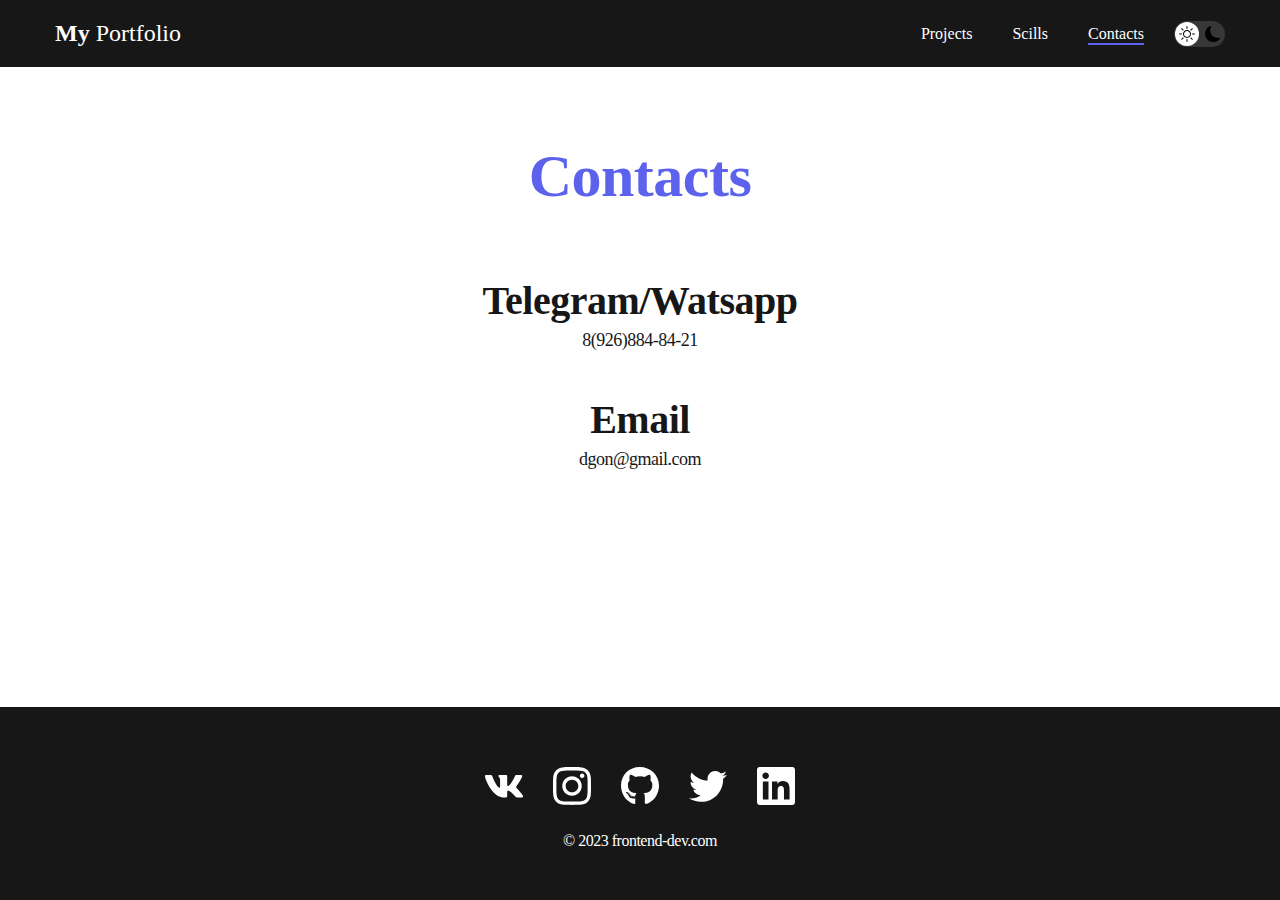
<file: contacts.html>
<!DOCTYPE html>
<html lang="en">

<head>
    <meta charset="UTF-8">
    <meta http-equiv="X-UA-Compatible" content="IE=edge">
    <meta name="viewport" content="width=device-width, initial-scale=1.0">
    <title>Contacts</title>
    <link rel="stylesheet" href="./css/portfoli.css">
</head>

<body>
    <nav class="nav">
        <div class="container">
            <div class="nav-row">
                <a href="./portfoli.html" class="logo"><strong>My</strong> Portfolio</a>
                <button class ="dark-mode-btn">
                    <img src="./img.icons/Vector.svg" alt="Light mode" class="dark-mode-btn__icon">
                    <img src="./img.icons/Vector (1).svg" alt="Dark mode" class="dark-mode-btn__icon">
                </button>
                <ul class="nav-list">
                    <li class="nav-list__item"><a href="./portfoli.html" class="nav-list__link">Projects</a></li>
                    <li class="nav-list__item"><a href="./skills.html"
                            class="nav-list__link ">Scills</a></li>
                    <li class="nav-list__item"><a href="./contacts.html" class="nav-list__link nav-list__link--active">Contacts</a></li>

                </ul>
            </div>
        </div>

    </nav>

    

    <main class="section">
        <div class="container">
            <h1 class="title-1">Contacts</h1>

            <ul class="content-list">
                <li class="content-list__item">
                    <h2 class="title-2">Telegram/Watsapp</h2>
                    <p>8(926)884-84-21</p>
                </li>
                <li class="content-list__item">
                    <h2 class="title-2">Email</h2>
                    <p>dgon@gmail.com</p>
                </li>
            </ul>
        </div>
    </main>

    <footer class="footer">
        <div class="container">
            <div class="footer__wrapper">
                <ul class="social">
                    <li class="social__item"><a href="#"><img src="./img.icons/vk.svg" alt="Link"></a></li>
                    <li class="social__item"><a href="#"><img src="./img.icons/instagram.svg" alt="Link"></a></li>
                    <li class="social__item"><a href="#"><img src="./img.icons/gitHub.svg" alt="Link"></a></li>
                    <li class="social__item"><a href="#"><img src="./img.icons/twitter.svg" alt="Link"></a></li>
                    <li class="social__item"><a href="#"><img src="./img.icons/linkedIn.svg" alt="Link"></a></li>
                </ul>
                <div class="copyright">
                    <p>© 2023 frontend-dev.com</p>
                </div>
            </div>
        </div>
    </footer>

    <script src="./js/portfoli.js"></script>
</body>

</html>
</file>
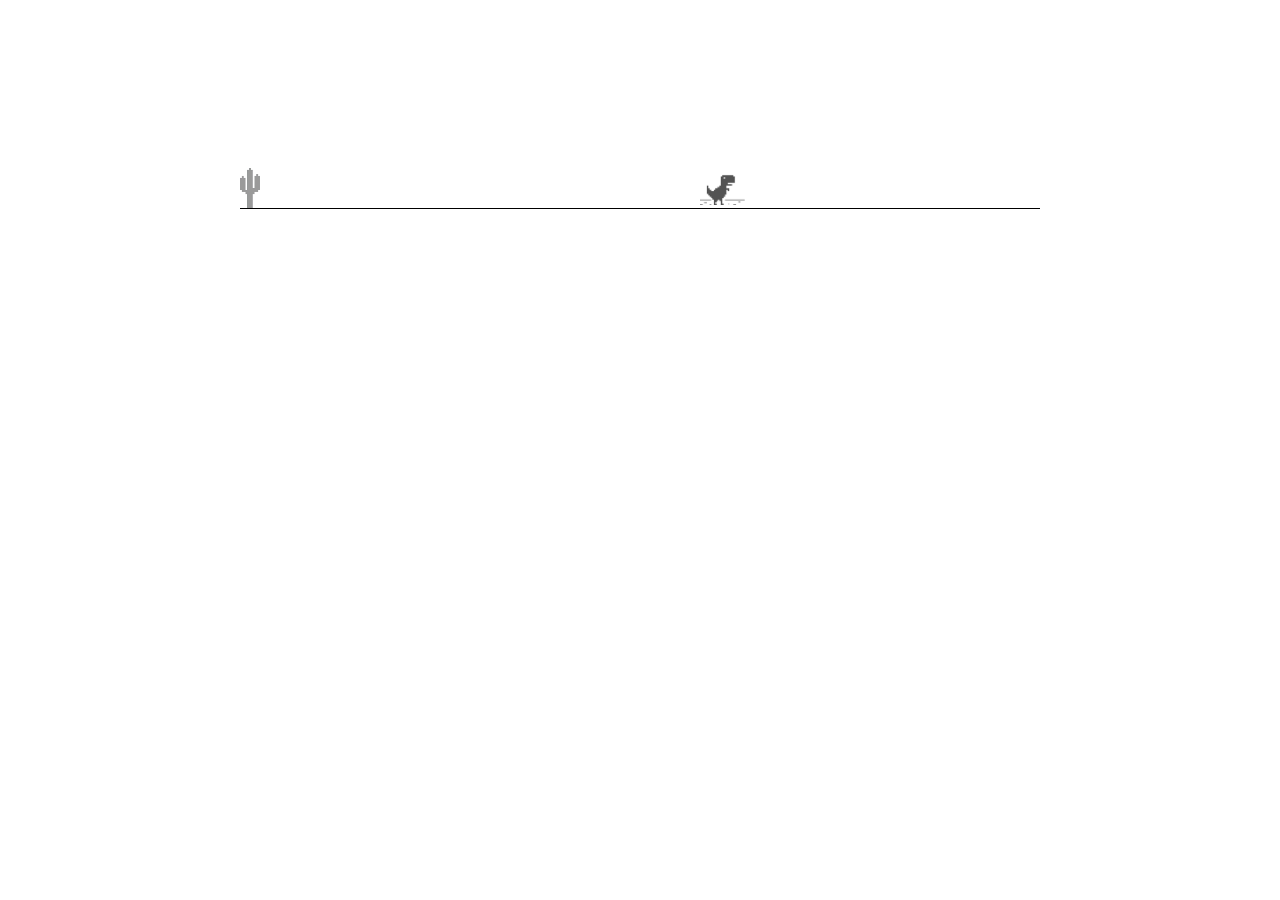
<file: game.html>
<!DOCTYPE html>
<html lang="en">
<head>
    <meta charset="UTF-8">
    <meta http-equiv="X-UA-Compatible" content="IE=edge">
    <meta name="viewport" content="width=device-width, initial-scale=1.0">
    <title>Document</title>
    <link rel="stylesheet" href="./css/game.css">
</head>
<body>

    <div class="game">
        <div id = "dino"></div>
        <div id = "cactus"></div>
    </div>    







    <script src="./js/game.js"></script>
</body>
</html>
</file>
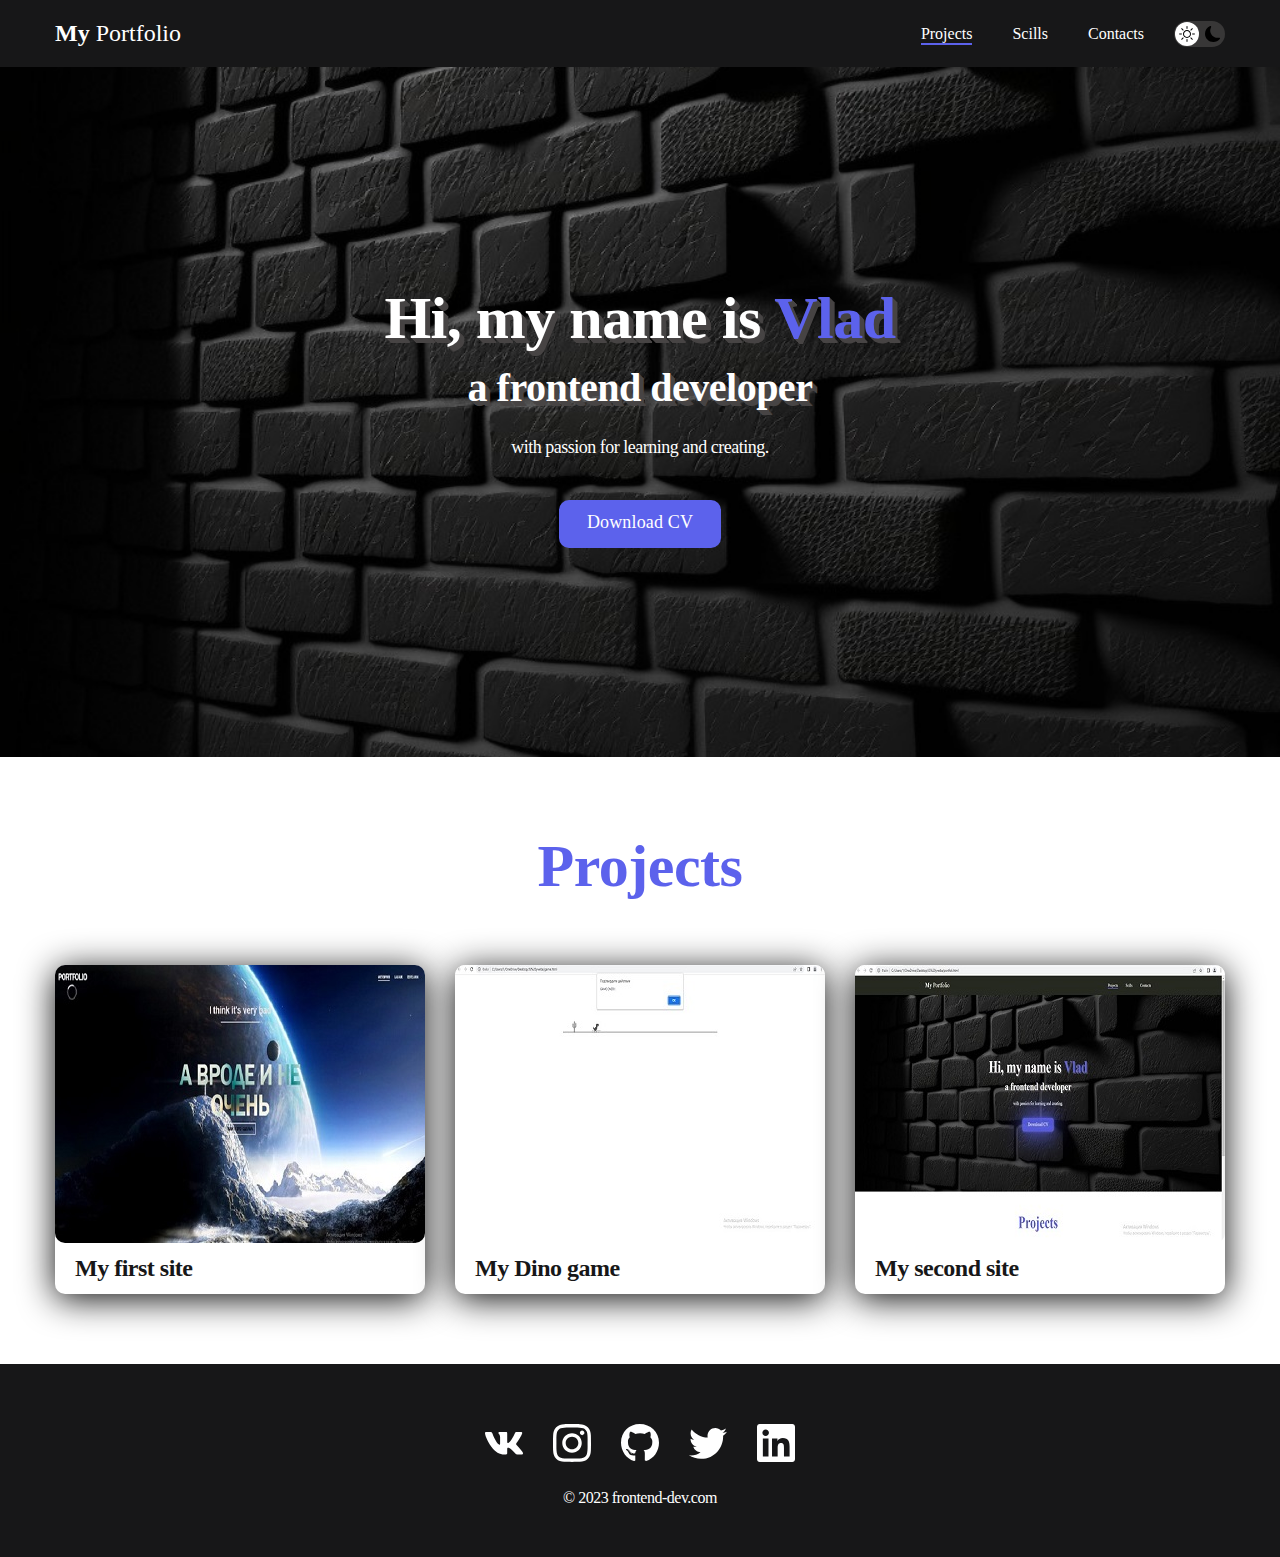
<file: portfoli.html>
<!DOCTYPE html>
<html lang="en">

<head>
    <meta charset="UTF-8">
    <meta http-equiv="X-UA-Compatible" content="IE=edge">
    <meta name="viewport" content="width=device-width, initial-scale=1.0">
    <title>Portfolio</title>
    <link rel="stylesheet" href="./css/portfoli.css">
</head>

<body class="">
    <nav class="nav">
        <div class="container">
            <div class="nav-row">
                <a href="./portfoli.html" class="logo"><strong>My</strong> Portfolio</a>

<button class ="dark-mode-btn">
    <img src="./img.icons/Vector.svg" alt="Light mode" class="dark-mode-btn__icon">
    <img src="./img.icons/Vector (1).svg" alt="Dark mode" class="dark-mode-btn__icon">
</button>

                <ul class="nav-list">
                    <li class="nav-list__item"><a href="./index.html"
                            class="nav-list__link nav-list__link--active">Projects</a></li>
                    <li class="nav-list__item"><a href="./skills.html" class="nav-list__link">Scills</a></li>
                    <li class="nav-list__item"><a href="./contacts.html" class="nav-list__link">Contacts</a></li>

                </ul>
            </div>
        </div>

    </nav>

    <header class="header">
        <div class="header__wrapper">
            <h1 class="header__title">
                <strong>Hi, my name is <em>Vlad</em></strong><br>
                a frontend developer

            </h1>
            <div class="header__text">
                <p>with passion for learning and creating.</p>
            </div>
            <a href="https://hh.ru/resume/4d1fb5e9ff05aa561c0039ed1f48757454456e?from=share_ios" class="btn">Download CV</a>

        </div>
    </header>

    <main class="section">
        <div class="container">
            <h2 class="title-1">Projects</h2>
            <ul class="projects">
                <li class="project">
                    <a href="./index.html">
                    <img src="./images/pro.jpg" alt="Project img" class="project__img">
                    <h3 class="project__title">My first site</h3>
                </a>
                </li>
                <li class="project">
                    <a href="./game.html">
                    <img src="./images/pro2.jpg" alt="Project img" class="project__img">
                    <h3 class="project__title">My Dino game</h3>
                </a>
                </li>
                <li class="project">
                    <a href="./portfoli.html">
                    <img src="./images/pro3.jpg" alt="Project img" class="project__img">
                    <h3 class="project__title">My second site</h3>
                </a>
                </li>
            </ul>
        </div>
    </main>

    <footer class="footer">
        <div class="container">
            <div class="footer__wrapper">
                <ul class="social">
                    <li class="social__item"><a href="#"><img src="./img.icons/vk.svg" alt="Link"></a></li>
                    <li class="social__item"><a href="#"><img src="./img.icons/instagram.svg" alt="Link"></a></li>
                    <li class="social__item"><a href="#"><img src="./img.icons/gitHub.svg" alt="Link"></a></li>
                    <li class="social__item"><a href="#"><img src="./img.icons/twitter.svg" alt="Link"></a></li>
                    <li class="social__item"><a href="#"><img src="./img.icons/linkedIn.svg" alt="Link"></a></li>
                </ul>
                <div class="copyright">
                    <p>© 2023 frontend-dev.com</p>
                </div>
            </div>
        </div>
    </footer>

















    <script src="./js/portfoli.js"></script>
</body>

</html>
</file>
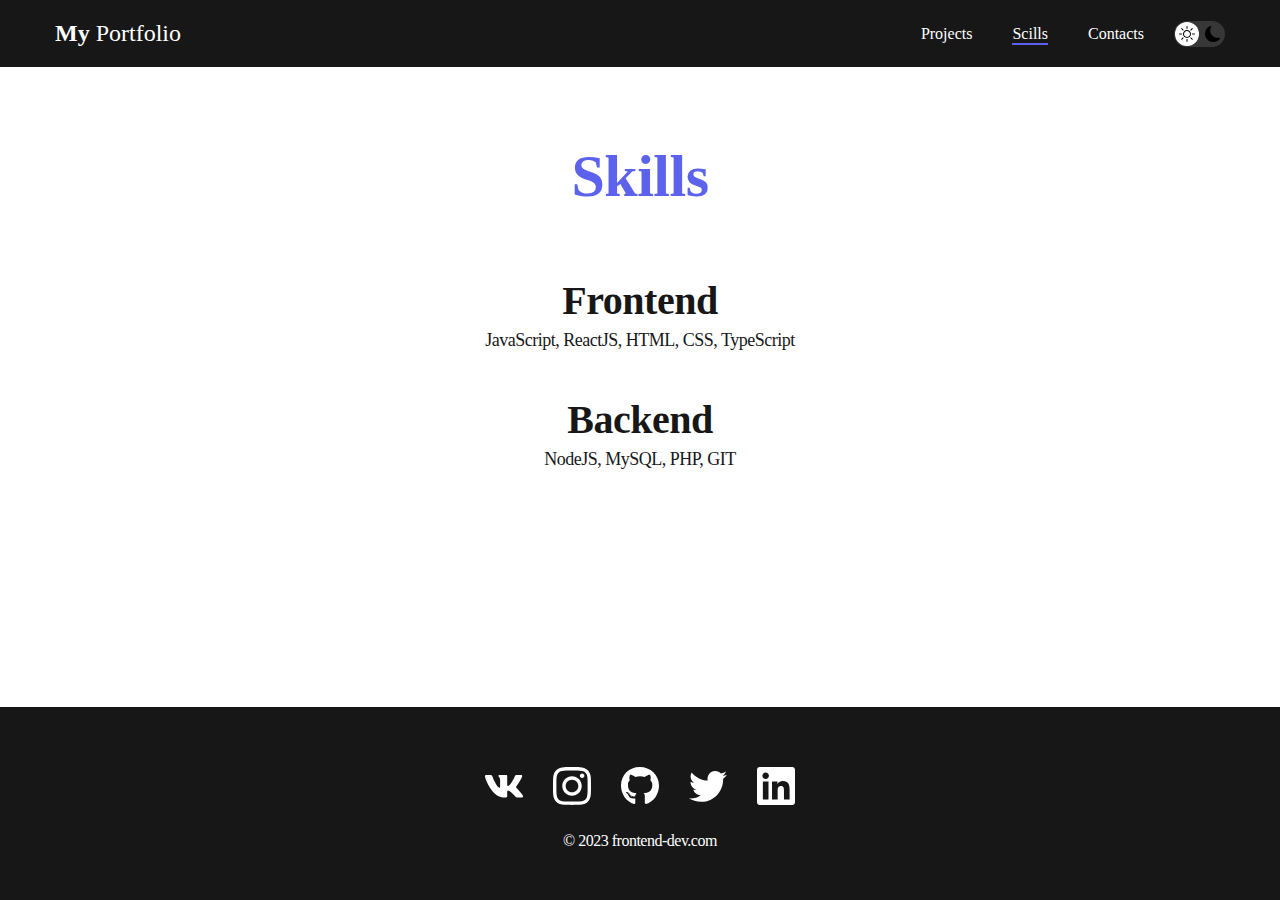
<file: skills.html>
<!DOCTYPE html>
<html lang="en">

<head>
    <meta charset="UTF-8">
    <meta http-equiv="X-UA-Compatible" content="IE=edge">
    <meta name="viewport" content="width=device-width, initial-scale=1.0">
    <title>Skills</title>
    <link rel="stylesheet" href="./css/portfoli.css">
</head>

<body>
    <nav class="nav">
        <div class="container">
            <div class="nav-row">
                <a href="./portfoli.html" class="logo"><strong>My</strong> Portfolio</a>
                <button class="dark-mode-btn">
                    <img src="./img.icons/Vector.svg" alt="Light mode" class="dark-mode-btn__icon">
                    <img src="./img.icons/Vector (1).svg" alt="Dark mode" class="dark-mode-btn__icon">
                </button>
                <ul class="nav-list">
                    <li class="nav-list__item"><a href="./portfoli.html" class="nav-list__link">Projects</a></li>
                    <li class="nav-list__item"><a href="./skills.html"
                            class="nav-list__link nav-list__link--active">Scills</a></li>
                    <li class="nav-list__item"><a href="./contacts.html" class="nav-list__link">Contacts</a></li>

                </ul>
            </div>
        </div>

    </nav>


    <main class="section">
        <div class="container">
            <h1 class="title-1">Skills</h1>

            <ul class="content-list">
                <li class="content-list__item">
                    <h2 class="title-2">Frontend</h2>
                    <p>JavaScript, ReactJS, HTML, CSS, TypeScript</p>
                </li>
                <li class="content-list__item">
                    <h2 class="title-2">Backend</h2>
                    <p>NodeJS, MySQL, PHP, GIT</p>
                </li>
            </ul>
        </div>
    </main>

    <footer class="footer">
        <div class="container">
            <div class="footer__wrapper">
                <ul class="social">
                    <li class="social__item"><a href="#"><img src="./img.icons/vk.svg" alt="Link"></a></li>
                    <li class="social__item"><a href="#"><img src="./img.icons/instagram.svg" alt="Link"></a></li>
                    <li class="social__item"><a href="#"><img src="./img.icons/gitHub.svg" alt="Link"></a></li>
                    <li class="social__item"><a href="#"><img src="./img.icons/twitter.svg" alt="Link"></a></li>
                    <li class="social__item"><a href="#"><img src="./img.icons/linkedIn.svg" alt="Link"></a></li>
                </ul>
                <div class="copyright">
                    <p>© 2023 frontend-dev.com</p>
                </div>
            </div>
        </div>
    </footer>

    <script src="./js/portfoli.js"></script>
</body>

</html>
</file>
<file: css/game.css>
.game {
    width: 800px;
    height: 200px;
    border-bottom: 1px solid black;
    margin: auto;
}

#dino {
    width: 50px;
    height: 50px;
    background-image: url(../images/dino.png);
    background-size: 50px 50px;
    position: absolute;
    top: 155px;
    left: 700px;
   
}

#cactus {
    animation-duration: 2s;
    animation-name: cactusMov;
    animation-iteration-count: infinite;
    width: 20px;
    height: 40px;
    background-image: url(../images/cactus.png);
    background-size: 20px 40px;
    position: relative;
    top: 160px;



}

@keyframes cactusMov {
    0% {
        left: 800px;
    }

    100% {
        left: -20px;
    }
}

.jump {
    animation-duration: 0.5s;
    animation-name: jump;
}

@keyframes jump {
    0% {
        top: 150px;
    }

    30% {
        top: 30px;
    }
    50% {
        top: 20px;
    }
    80% {
        top: 50px;
    }
    
    100% {
        top: 150px;
    }
   
}
</file>
<file: css/portfoli.css>
@import url(potfoliReset.css);

:root {
    --black: #171718;
    --black-border: #262920;
    --white: #fff;
    --purple: #5C62EC;
    --dark-bg: var(--black);
    --dark-border: var(--black-border);
    --header-text: var(--white);
    --accent: var(--purple);
    --page-color: var(--black)

    /* Light mode*/

    --page-bg: var(--white);
    --text-color: var(--black);

}

.dark {

    /* Dark mode*/
    --page-bg: var(--black);
    --text-color: var(--white);

}

html,
body {
    display: flex;
    flex-direction: column;
    height: 100%;
    letter-spacing: -0.5px;
    /* Color Mode */
    background-color: var(--page-bg);
    color: var(--text-color);
}


/* contain */
.container {
    margin: 0 auto;
    padding: 0 15px;
    max-width: 1200px;

}

.none {
    display: none !important;
}

/* NAV */
.nav {
    padding: 20px 0;

    background-color: var(--dark-bg);
    color: var(--header-text);
    letter-spacing: normal;

}



.nav-row {
    display: flex;
    justify-content: flex-end;
    align-items: center;
    column-gap: 30px;
    row-gap: 20px;
    flex-wrap: wrap;

}

.logo {
    margin-right: auto;
    color: var(--header-text);
    font-size: 24px;

}

.logo strong {
    font-weight: 700;
}


.nav-list {
    display: flex;
    align-items: center;
    column-gap: 40px;
    font-size: 16px;
    font-weight: 500;
}


.nav-list__link {
    color: var(--header-text);
    transition: opacity 0.2s ease-in;
}

.nav-list__link:hover {
    opacity: 0.3;
}

.nav-list__link--active {
    position: relative;
}

.nav-list__link--active::before {
    content: "";

    position: absolute;
    left: 0;
    top: 100%;
    display: block;
    height: 2px;
    width: 100%;
    background-color: var(--accent);

}

/* Dark mode btn */

.dark-mode-btn {
    order: 9;
    position: relative;
    display: flex;
    justify-content: space-between;
    width: 51px;
    height: 26px;
    border-radius: 50px;
    background-color: #383737;
    padding: 5px;

}

.dark-mode-btn::before {
    content: "";
    position: absolute;
    top: 1px;
    left: 1px;

    display: block;
    width: 24px;
    height: 24px;
    border-radius: 50%;
    background-color: var(--white);
    transition: left 0.2s ease-in;
}

.dark-mode-btn--active::before {
    left: 26px;
}

.dark-mode-btn__icon {
    position: relative;
    z-index: 9;
}




/* Header */

.header {
    padding: 40px 0;
    min-height: 690px;
    display: flex;
    justify-content: center;
    align-items: center;
    background-color: var(--dark-bg);
    background-image: url(../images/rrr.jpg);

    background-repeat: no-repeat;
    background-size: cover;
    background-position: center;


    color: var(--header-text);
    text-align: center;
}


.header__wrapper {
    padding: 0 15px;
    max-width: 660px;
}

.header__title {

    margin-bottom: 20px;
    font-size: 40px;
    font-weight: 700;
    line-height: 1.4;
    text-shadow:
        1px 1px 0 #474444,
        2px 2px 0 #474444,
        3px 3px 0 #474444,
        4px 4px 0 #474444,
        5px 5px 0 #474444;


}



.header__title strong {
    font-size: 60px;
    font-weight: 700;
}

.header__title em {
    font-style: normal;
    color: var(--accent);
}

.header__text {
    margin-bottom: 40px;
    font-size: 18px;
    line-height: 1.333;
}

.header__text p+p {
    margin-top: 1em;
}


/* BTN */


.btn {
    display: inline-block;
    height: 48px;
    padding: 12px 28px;

    border-radius: 10px;
    background-color: var(--accent);
    color: var(--white);
    letter-spacing: 0.15px;
    font-size: 18px;
    font-weight: 500;
    transition: opacity 0.2s ease-in;
}


.btn:hover {
    background-color: var(--purple);
    box-shadow: 0 0 10px var(--purple), 0 0 100px var(--purple), 0 0 80px var(--purple);
    opacity: 0.9;

}

.btn__decorate {
    position: absolute;
    display: block;
}



.btn:active {
    position: relative;
    top: 1px;
}


/* SECTION */


.section {
    padding: 70px 0;

}

.title-1 {
    margin-bottom: 60px;
    font-size: 60px;
    font-weight: 700;
    line-height: 1.3;
    color: var(--purple);
    text-align: center;

}

.title-2 {
    margin-bottom: 20;
    font-size: 40px;
    line-height: 1.3;
    font-weight: 700;

}

.projects {
    display: flex;
    flex-direction: row;
    flex-wrap: wrap;
    column-gap: 30px;
    row-gap: 30px;
    justify-content: center;
}

.project {
    border-radius: 10px;
    max-width: 370px;
    background-color: var(--white);
    box-shadow: 0px 5px 35px rgba(0, 0, 0, 0.945)
}

.project__img {
    border-radius: 10px;
}

.project__title {
    padding: 10px 20px 10px;
    font-weight: 700;
    font-size: 24px;
    line-height: 130%;
    color: var(--black);
}


/* Content list */



.content-list {
    margin: 0 auto;
    max-width: 570px;
    display: flex;
    flex-direction: column;
    align-items: center;
    row-gap: 40px;
    text-align: center;
}

.content-list__item {
    font-size: 18px;
    line-height: 1.5;
}



/* FOOTER */

.footer {
    margin-top: auto;
    padding: 60px 0px 50px;
    background-color: var(--dark-bg);
    color: var(--white);
}

.footer__wrapper {
    display: flex;
    flex-direction: column;
    align-items: center;
    row-gap: 27px;
}

.social {
    display: flex;
    column-gap: 30px;
    align-items: center;
}

.copyright {

    font-size: 16px;
}

@media(max-width: 620px) {

    .header {
        min-height: unset;
    }

    .header__title {
        font-size: 30px;
    }

    .header__title strong {
        font-size: 40px;
    }

    .section {
        padding: 40px 0;
    }

    .title-1 {
        margin-bottom: 30px;
        font-size: 40px;
    }

    .nav-row {
        justify-content: space-between;
    }

    .dark-mode-btn {
        order: 0;
    }



}

@media(max-width: 400px) {
    .header__title {
        font-size: 20px;
    }

    .header__title strong {
        font-size: 30px;
    }
}
</file>
